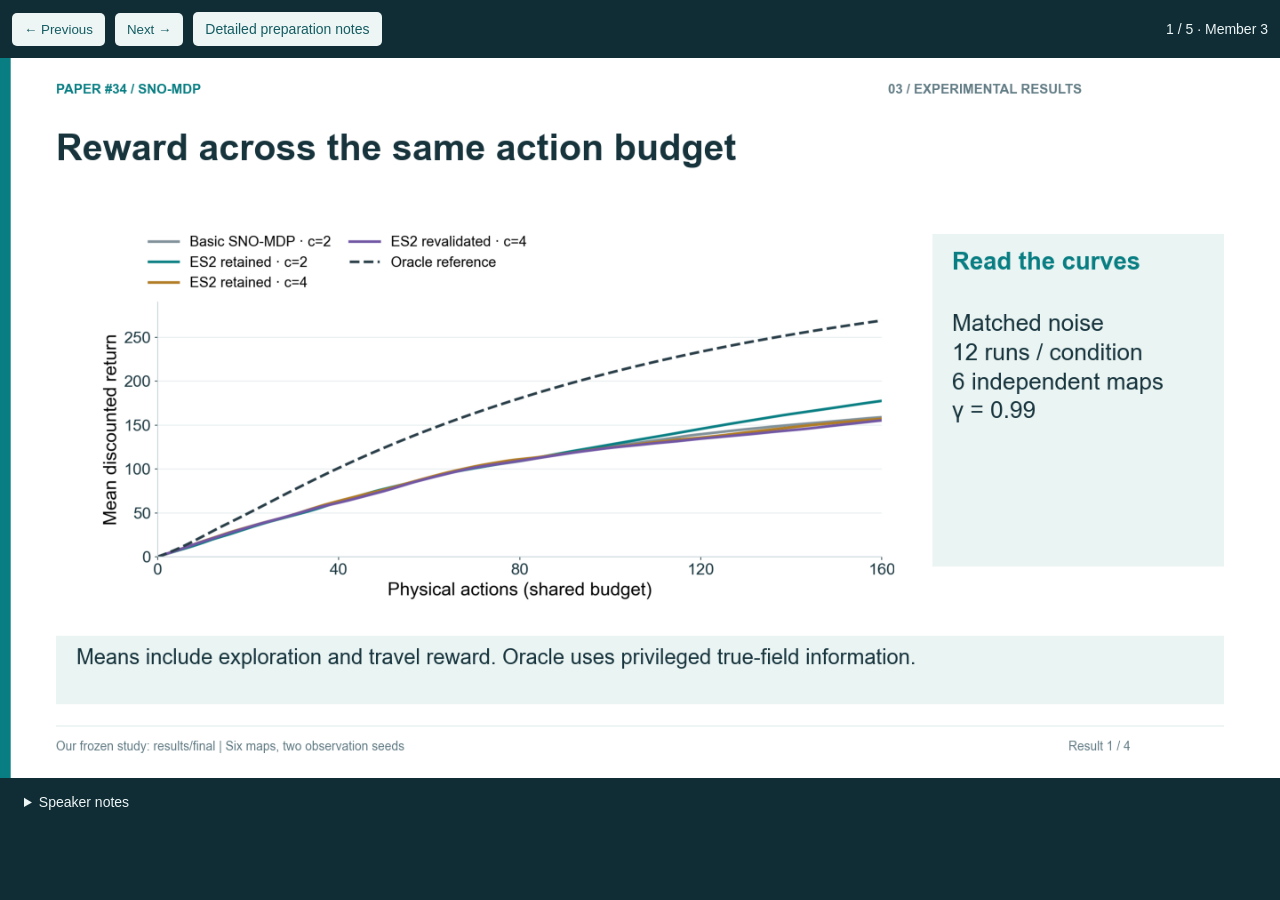
<file: #34_Project/report/member3_results.html>
<!doctype html><html lang="en"><meta charset="utf-8"><meta name="viewport" content="width=device-width,initial-scale=1">
<title>Member 3 · SNO-MDP results</title><style>body{margin:0;background:#102d36;color:#edf5f5;font:14px Arial}nav{display:flex;gap:10px;align-items:center;padding:12px;flex-wrap:wrap}button,a{background:#edf6f5;color:#145c62;border:0;border-radius:5px;padding:9px 12px;cursor:pointer;text-decoration:none}.slide{max-width:1420px;margin:auto}.slide img{width:100%;display:block}details{padding:16px 24px}pre{white-space:pre-wrap;font:14px/1.6 Arial}[hidden]{display:none!important}#position{margin-left:auto}</style>
<nav><button id="prev">← Previous</button><button id="next">Next →</button><a href="member3_results_speaker_notes.md">Detailed preparation notes</a><span id="position"></span></nav><section class="slide" ><img src="member3_results_assets/slide_01.png" alt="Reward across the same action budget"><details><summary>Speaker notes</summary><pre>MEMBER 3 | Team slide 12 | Target 45 seconds&#10;&#10;DO NOT SPEAK: Point to the axes, then compare the grey and teal curves. Identify the dashed reference.&#10;&#10;The horizontal axis shows actions; the vertical axis shows discounted return, meaning collected reward with later rewards weighted less.&#10;&#10;Compare grey SNO-MDP (Safe Near-Optimal Markov Decision Process, the basic method) with teal ES² (Early Stopping of Exploration of Safety).&#10;&#10;With the confidence multiplier at two, early stopping earns greater than the basic method. The dashed oracle knows the true environment and is a privileged reference. Higher reward alone does not establish safer performance.</pre></details></section><section class="slide" hidden><img src="member3_results_assets/slide_02.png" alt="Safety and reward must be read together"><details><summary>Speaker notes</summary><pre>MEMBER 3 | Team slide 13 | Target 75 seconds&#10;&#10;DO NOT SPEAK: Explain the error bars, define the two permission rules, then compare the two conditions at four.&#10;&#10;Here in the bar-chart, read reward and safety together. The error bars show SD (standard deviation: variation across six map averages), not confidence intervals.&#10;&#10;The label c (safety confidence multiplier) controls the width of the model&#x27;s safety margin. Four requires stronger evidence than two.&#10;&#10;Retained means an earlier learned safety permission can remain active even when the current bound fails. &#10;Revalidated means learned permissions are checked against current bounds; unsupported permissions are excluded before planning.&#10;&#10;At multiplier two, the average is 2.5 unsafe actions per run. Both versions at four record zero here, with lower mean reward. Comparing these two at the same multiplier isolates the permission rule. Since both have zero violations here, this slide alone does not show an additional safety benefit from revalidation.</pre></details></section><section class="slide" hidden><img src="member3_results_assets/slide_03.png" alt="Robustness when sensor noise is misspecified"><details><summary>Speaker notes</summary><pre>MEMBER 3 | Team slide 14 | Target 50 seconds&#10;&#10;DO NOT SPEAK: Explain the three assumptions, then point to the side-panel totals: 98, 2, and 0.&#10;&#10;Here the actual altitude-sensor noise stays fixed; we change only the assumed noise standard deviation.&#10;&#10;A factor of 0.5 underestimates noise, one matches it, and two overestimates it. The graph shows unsafe actions per run; the side panel gives totals across 36 runs per method.&#10;&#10;Retained at two records 98 unsafe actions, retained at four records two, and revalidated at four records zero. The two retained-at-four violations occur in one underestimated-noise run. This is limited experimental evidence, not a universal guarantee.</pre></details></section><section class="slide" hidden><img src="member3_results_assets/slide_04.png" alt="ES2 shifts actions from exploration to reward"><details><summary>Speaker notes</summary><pre>MEMBER 3 | Team slide 15 | Target 40 seconds&#10;&#10;DO NOT SPEAK: Compare the first two bars and point to the 42.58-action difference.&#10;&#10;This graph shows how early stopping changes the fixed budget. Compare the first two bars, both using the confidence multiplier of two.&#10;&#10;The basic method spends all 160 actions exploring safety. Early stopping averages 117.42, reallocating 42.58 actions—26.6 percent of the budget—to reward optimization.&#10;&#10;Every run still uses 160 actions and collects reward during exploration. This shows a change in priorities, not faster computation.</pre></details></section><section class="slide" hidden><img src="member3_results_assets/slide_05.png" alt="Thank You"><details><summary>Speaker notes</summary><pre>MEMBER 3 | Team slide 17 | Target 10 seconds&#10;&#10;DO NOT SPEAK: Hand over to Srinivas without introducing another result.&#10;&#10;Thank you. Srinivas will now demonstrate the dashboard and compare individual experiments.</pre></details></section><script>let index=0;const slides=[...document.querySelectorAll('.slide')];function show(){const n=slides.length;index=Math.max(0,Math.min(n-1,index));slides.forEach((s,i)=>s.hidden=i!==index);document.getElementById('position').textContent=(index+1)+' / '+n+' · Member 3';document.getElementById('prev').disabled=index===0;document.getElementById('next').disabled=index===n-1;}document.getElementById('next').onclick=()=>{index++;show()};document.getElementById('prev').onclick=()=>{index--;show()};document.onkeydown=e=>{if(e.target.closest('details'))return;if(e.key==='ArrowRight'){e.preventDefault();index++;show()}if(e.key==='ArrowLeft'){e.preventDefault();index--;show()}};show();</script></html>
</file>
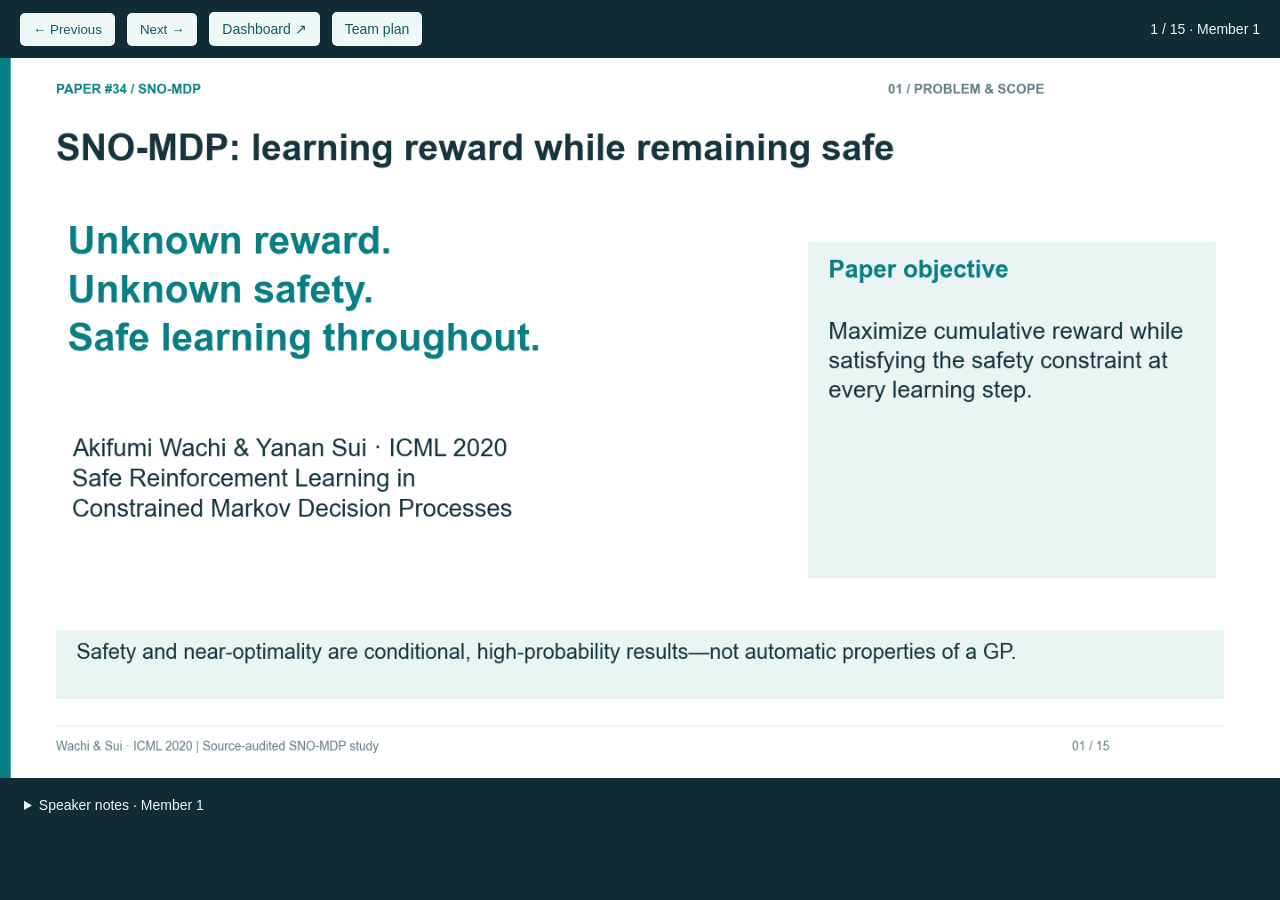
<file: #34_Project/report/presentation.html>
<!doctype html><html lang="en"><meta charset="utf-8"><meta name="viewport" content="width=device-width,initial-scale=1">
<title>SNO-MDP · final professor presentation</title><style>
body{margin:0;background:#102d36;color:#edf5f5;font:14px Arial,sans-serif}nav{display:flex;gap:12px;align-items:center;padding:12px 20px;flex-wrap:wrap}button,a{background:#eff7f6;color:#145c62;border:0;border-radius:5px;padding:9px 13px;text-decoration:none;cursor:pointer}#position{margin-left:auto}.slide{max-width:1420px;margin:auto}.slide img{width:100%;display:block}details{padding:16px 24px;line-height:1.6}details pre{white-space:pre-wrap;font:inherit}summary{cursor:pointer}[hidden]{display:none!important}@media print{nav,details{display:none}.slide[hidden]{display:block!important}.slide{break-after:page}body{background:white}@page{size:landscape;margin:0}}
</style><nav><button id="prev">← Previous</button><button id="next">Next →</button><a href="http://127.0.0.1:8765" target="_blank" rel="noopener">Dashboard ↗</a><a href="team_presentation_plan.md">Team plan</a><span id="position"></span></nav><section class="slide" data-member="1" ><img src="presentation_assets/slide_01.png" alt="SNO-MDP: learning reward while remaining safe"><details><summary>Speaker notes · Member 1</summary><p></p><pre>The paper is Safe Reinforcement Learning in Constrained Markov Decision Processes by Akifumi Wachi and Yanan Sui, ICML 2020. It studies unknown reward and safety functions, with safety required during learning, not just after convergence. Its guarantees are high-probability statements under explicit assumptions, not unconditional zero-risk claims. Our project is a source-audited empirical reproduction with a certificate-revalidation extension. We separate literature, implementation, and measured results.</pre></details></section><section class="slide" data-member="1" hidden><img src="presentation_assets/slide_02.png" alt="The challenge: learn two unknown functions safely"><details><summary>Speaker notes · Member 1</summary><p></p><pre>In the paper, reward r of a state and safety g of a state are unknown, while transition dynamics are known. The state constraint must hold at each visited time, unlike merely bounding an expected accumulated cost. Our implemented discrete benchmark instead checks a directed altitude difference. A move uphill can fail while the reverse move passes. The learner observes noisy local values and supplied initial certificates; complete truth is evaluator information. The final project uses twenty-by-twenty synthetic fields. This six-by-six grid is an illustration, not a Mars experiment.</pre></details></section><section class="slide" data-member="1" hidden><img src="presentation_assets/slide_03.png" alt="What makes the paper’s guarantees possible?"><details><summary>Speaker notes · Member 1</summary><p></p><pre>Safe learning from nothing is not generally possible. The paper assumes a nonempty known-safe seed set, bounded RKHS norms for reward and safety, Lipschitz regularity of safety, and controlled observation noise. Its confidence schedules support a simultaneous high-probability confidence event. On that event, the safe-region construction supports safety at every step and the stated near-optimality results. Our fixed practical multipliers do not verify those hypotheses, and finite zero-violation runs cannot replace that proof.</pre></details></section><section class="slide" data-member="1" hidden><img src="presentation_assets/slide_04.png" alt="From safe exploration to near-optimal reward"><details><summary>Speaker notes · Member 1</summary><p></p><pre>SafeMDP has a purposeful information-gathering objective: it expands the safely certifiable region without optimizing reward. Calling it aimless is inaccurate. SNO-MDP separates safety exploration from optimistic reward planning; ES2 can stop safety exploration early while retaining the paper’s conditional near-optimality result. P-ES2 is the paper’s probability-weighted practical alternative. It can converge faster empirically, but the paper does not supply the same reward near-optimality guarantee for it. Our frozen project implements basic SNO-MDP, ES2, and current-LCB revalidation, not P-ES2 or Mars evaluation. Member 2 explains the mechanics.</pre></details></section><section class="slide" data-member="2" hidden><img src="presentation_assets/slide_05.png" alt="Two GPs: uncertainty for safety and optimism for reward"><details><summary>Speaker notes · Member 2</summary><p></p><pre>Separate GPs model reward and altitude. In our port, safety concerns a correlated difference between endpoint altitudes, so its variance includes the covariance term. The code uses direct standard-deviation multipliers c_s and c_r; the paper’s intervals use square-root beta for safety and square-root alpha for reward. These numerical settings are not interchangeable. The reward upper bound uses c_r equal to three. Actual sensor noise defaults to point zero zero one, and a separate factor controls assumed altitude noise. These values do not by themselves establish the paper’s confidence event.</pre></details></section><section class="slide" data-member="2" hidden><img src="presentation_assets/slide_06.png" alt="Pessimistic, optimistic, and expansion candidates"><details><summary>Speaker notes · Member 2</summary><p></p><pre>The pessimistic region contains model-certified states with reachability and returnability. The optimistic region contains possibilities consistent with upper bounds and graph constraints; it is not permission to move. Expanders are permitted candidates whose optimistic information could certify more territory. They are not merely every boundary cell. The paper defines state regions with Lipschitz propagation. Our source port uses directed state-action certificates and an expander score. It selects large uncertainty widths and travels through executable actions. The project’s L equal to zero is an expander setting, not a valid global flat-terrain assumption.</pre></details></section><section class="slide" data-member="2" hidden><img src="presentation_assets/slide_07.png" alt="Our extension: recheck historical safety permissions"><details><summary>Speaker notes · Member 2</summary><p></p><pre>Our baseline recomputes bounds and retains previously accepted actions, following the released source profile. This differs from the paper’s historical interval intersection. Our extension requires current support or an initial certificate and rebuilds the reachable and returnable graph. If the current state loses this region, the run halts and counts as a failure. The saved step-ninety-six up action has LCB minus zero point two eight zero six, below minus zero point two five, yet retained permission allows it. Member 4 shows the violation. Both GPs keep updating in our reward phase; our implementation does not freeze learning.</pre></details></section><section class="slide" data-member="2" hidden><img src="presentation_assets/slide_08.png" alt="ES2 and P-ES2: different auxiliary planning models"><details><summary>Speaker notes · Member 2</summary><p></p><pre>ES2 checks an auxiliary optimistic MDP and stops when all relevant policy successors from executable sources remain inside the pessimistic region. Our project implements that source-profile test. The paper’s P-ES2 weights transitions using GP safety probabilities and a virtual zero-reward absorbing state. It is a practical alternative without the same near-optimality proof. Early stopping changes when exploration ends, not permission to take unsafe moves. Our project does not implement P-ES2. Member 3 now shows our actual empirical results.</pre></details></section><section class="slide" data-member="3" hidden><img src="presentation_assets/slide_09.png" alt="Experimental design: freeze first, evaluate fresh cases"><details><summary>Speaker notes · Member 3</summary><p></p><pre>MEMBER 3 | Team slide 11 | Target 40 seconds&#10;&#10;DO NOT SPEAK: Point to six maps, two repeats, three noise factors, and the common 160-action budget.&#10;&#10;Before showing the graphs, here is our evaluation setup. We froze the settings before testing six new 20-by-20 maps, with two sensor-noise repeats and three assumed-noise settings.&#10;&#10;We completed 192 runs, including reference runs. Every run used 160 actions, including travel and exploration. This makes the comparison fair. To test revalidation separately from confidence tuning, we have compare methods with the same safety confidence multiplier.</pre></details></section><section class="slide" data-member="3" hidden><img src="presentation_assets/slide_10.png" alt="Reward across the same action budget"><details><summary>Speaker notes · Member 3</summary><p>Follow the five-minute team rehearsal; only spoken paragraphs are timed.</p><pre>MEMBER 3 | Team slide 12 | Target 45 seconds&#10;&#10;DO NOT SPEAK: Point to the axes, then compare the grey and teal curves. Identify the dashed reference.&#10;&#10;The horizontal axis shows actions; the vertical axis shows discounted return, meaning collected reward with later rewards weighted less.&#10;&#10;Compare grey SNO-MDP (Safe Near-Optimal Markov Decision Process, the basic method) with teal ES² (Early Stopping of Exploration of Safety).&#10;&#10;With the confidence multiplier at two, early stopping earns greater than the basic method. The dashed oracle knows the true environment and is a privileged reference. Higher reward alone does not establish safer performance.</pre></details></section><section class="slide" data-member="3" hidden><img src="presentation_assets/slide_11.png" alt="Safety and reward must be read together"><details><summary>Speaker notes · Member 3</summary><p>Follow the five-minute team rehearsal; only spoken paragraphs are timed.</p><pre>MEMBER 3 | Team slide 13 | Target 75 seconds&#10;&#10;DO NOT SPEAK: Explain the error bars, define the two permission rules, then compare the two conditions at four.&#10;&#10;Here in the bar-chart, read reward and safety together. The error bars show SD (standard deviation: variation across six map averages), not confidence intervals.&#10;&#10;The label c (safety confidence multiplier) controls the width of the model&#x27;s safety margin. Four requires stronger evidence than two.&#10;&#10;Retained means an earlier learned safety permission can remain active even when the current bound fails. &#10;Revalidated means learned permissions are checked against current bounds; unsupported permissions are excluded before planning.&#10;&#10;At multiplier two, the average is 2.5 unsafe actions per run. Both versions at four record zero here, with lower mean reward. Comparing these two at the same multiplier isolates the permission rule. Since both have zero violations here, this slide alone does not show an additional safety benefit from revalidation.</pre></details></section><section class="slide" data-member="3" hidden><img src="presentation_assets/slide_12.png" alt="Robustness when sensor noise is misspecified"><details><summary>Speaker notes · Member 3</summary><p>Follow the five-minute team rehearsal; only spoken paragraphs are timed.</p><pre>MEMBER 3 | Team slide 14 | Target 50 seconds&#10;&#10;DO NOT SPEAK: Explain the three assumptions, then point to the side-panel totals: 98, 2, and 0.&#10;&#10;Here the actual altitude-sensor noise stays fixed; we change only the assumed noise standard deviation.&#10;&#10;A factor of 0.5 underestimates noise, one matches it, and two overestimates it. The graph shows unsafe actions per run; the side panel gives totals across 36 runs per method.&#10;&#10;Retained at two records 98 unsafe actions, retained at four records two, and revalidated at four records zero. The two retained-at-four violations occur in one underestimated-noise run. This is limited experimental evidence, not a universal guarantee.</pre></details></section><section class="slide" data-member="3" hidden><img src="presentation_assets/slide_13.png" alt="ES2 shifts actions from exploration to reward"><details><summary>Speaker notes · Member 3</summary><p>Follow the five-minute team rehearsal; only spoken paragraphs are timed.</p><pre>MEMBER 3 | Team slide 15 | Target 40 seconds&#10;&#10;DO NOT SPEAK: Compare the first two bars and point to the 42.58-action difference.&#10;&#10;This graph shows how early stopping changes the fixed budget. Compare the first two bars, both using the confidence multiplier of two.&#10;&#10;The basic method spends all 160 actions exploring safety. Early stopping averages 117.42, reallocating 42.58 actions—26.6 percent of the budget—to reward optimization.&#10;&#10;Every run still uses 160 actions and collects reward during exploration. This shows a change in priorities, not faster computation.</pre></details></section><section class="slide" data-member="3" hidden><img src="presentation_assets/slide_14.png" alt="Saved dashboard evidence"><details><summary>Speaker notes · Member 3</summary><p></p><pre>MEMBER 3 | Team slide 16 | Target 40 seconds&#10;&#10;DO NOT SPEAK: Identify the saved replay. Point to the failed current bound and the violation count at step 97.&#10;&#10;This is saved dashboard evidence. Before the move at step 96, the LCB (lower confidence bound: the model&#x27;s conservative safety estimate) is about minus 0.281, below the threshold of minus 0.25.&#10;&#10;The current bound therefore cannot certify the move, but an earlier retained permission allows it. At step 97, one actual violation is recorded.&#10;&#10;This single trajectory illustrates the mechanism; the earlier graphs summarize multiple runs. Srinivas will show the interactive replay.</pre></details></section><section class="slide" data-member="3" hidden><img src="presentation_assets/slide_15.png" alt="Thank You"><details><summary>Speaker notes · Member 3</summary><p>Follow the five-minute team rehearsal; only spoken paragraphs are timed.</p><pre>MEMBER 3 | Team slide 17 | Target 10 seconds&#10;&#10;DO NOT SPEAK: Hand over to Srinivas without introducing another result.&#10;&#10;Thank you. Srinivas will now demonstrate the dashboard and compare individual experiments.</pre></details></section><script>
let index=0;const all=[...document.querySelectorAll('.slide')];function update(){const limit=all.length;index=Math.max(0,Math.min(limit-1,index));all.forEach((s,i)=>s.hidden=i!==index);document.getElementById('position').textContent=(index+1)+' / '+limit+' · Member '+all[index].dataset.member;document.getElementById('prev').disabled=index===0;document.getElementById('next').disabled=index===limit-1;}document.getElementById('prev').onclick=()=>{index--;update()};document.getElementById('next').onclick=()=>{index++;update()};document.onkeydown=e=>{if(e.target.closest('details')||(e.key===' '&&['BUTTON','A'].includes(e.target.tagName)))return;if(e.key==='ArrowRight'||e.key===' '){e.preventDefault();index++;update()}if(e.key==='ArrowLeft'){index--;update()}};update();
</script></html>
</file>
